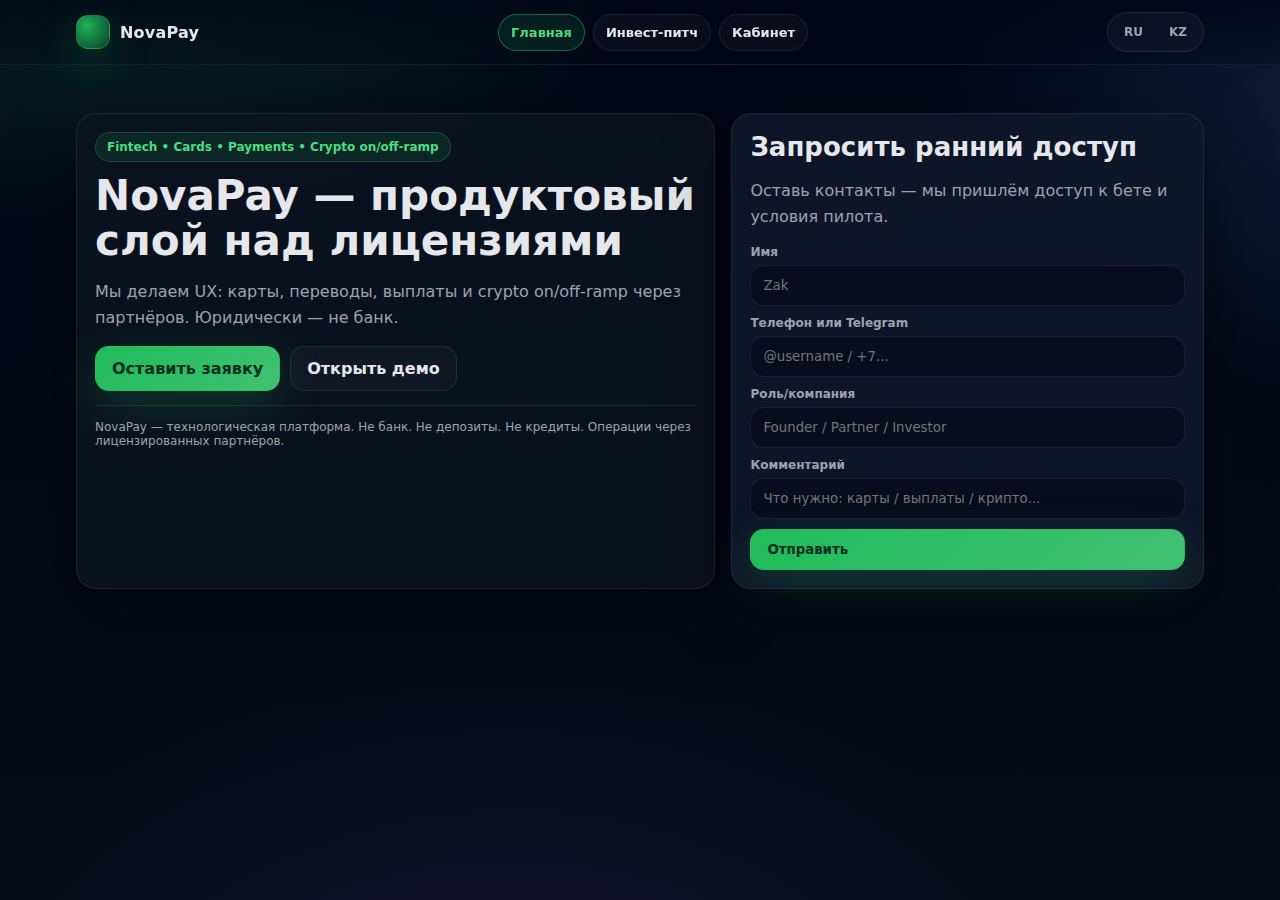
<file: index.html>
<!doctype html>
<html lang="ru">
<head>
  <meta charset="utf-8"/>
  <meta name="viewport" content="width=device-width,initial-scale=1"/>
  <title>NovaPay — Fintech (KZ)</title>
  <link rel="stylesheet" href="./styles.css"/>
</head>
<body>
  <div class="topbar">
    <div class="topbar-inner">
      <div class="brand">
        <div class="logo"></div>
        <div>NovaPay</div>
      </div>
      <div class="nav">
        <a class="pill active" href="./index.html" data-i18n="nav_home">Главная</a>
        <a class="pill" href="./deck.html" data-i18n="nav_deck">Инвест-питч</a>
        <a class="pill" href="./app.html" data-i18n="nav_app">Кабинет</a>
      </div>
      <div style="display:flex;gap:8px;align-items:center">
        <div class="lang" style="display:flex;gap:6px;padding:6px;border-radius:999px;border:1px solid var(--stroke);background:rgba(255,255,255,.03);">
          <button id="lang-ru" onclick="window.__setLang('ru')" style="border:0;background:transparent;color:var(--muted);padding:6px 10px;border-radius:999px;font-weight:800;font-size:12px;cursor:pointer">RU</button>
          <button id="lang-kk" onclick="window.__setLang('kk')" style="border:0;background:transparent;color:var(--muted);padding:6px 10px;border-radius:999px;font-weight:800;font-size:12px;cursor:pointer">KZ</button>
        </div>
      </div>
    </div>
  </div>

  <main class="wrap">
    <section class="hero">
      <div class="card">
        <span class="tag">Fintech • Cards • Payments • Crypto on/off-ramp</span>
        <h1 style="margin-top:12px">NovaPay — продуктовый слой над лицензиями</h1>
        <p class="muted">
          Мы делаем UX: карты, переводы, выплаты и crypto on/off-ramp через партнёров.
          Юридически — не банк.
        </p>
        <div style="display:flex;gap:10px;flex-wrap:wrap;margin-top:10px">
          <a class="btn" href="#lead">Оставить заявку</a>
          <a class="btn ghost" href="./app.html">Открыть демо</a>
        </div>
        <div class="legal" data-i18n="legal"></div>
      </div>

      <div class="card soft" id="lead">
        <h2 data-i18n="lead_title">Запросить ранний доступ</h2>
        <p class="muted" data-i18n="lead_sub"></p>

        <form id="leadForm" class="grid" style="gap:10px;margin-top:10px">
          <div class="field">
            <label data-i18n="name">Имя</label>
            <input name="name" required placeholder="Zak"/>
          </div>
          <div class="field">
            <label data-i18n="contact">Телефон или Telegram</label>
            <input name="contact" required placeholder="@username / +7..."/>
          </div>
          <div class="field">
            <label data-i18n="role">Роль/компания</label>
            <input name="role" placeholder="Founder / Partner / Investor"/>
          </div>
          <div class="field">
            <label data-i18n="note">Комментарий</label>
            <input name="note" placeholder="Что нужно: карты / выплаты / крипто..."/>
          </div>

          <button class="btn" type="submit" data-i18n="send">Отправить</button>
        </form>
      </div>
    </section>
  </main>

  <div class="toast" id="toast"><div class="t" id="toastT"></div><div class="s" id="toastS"></div></div>

  <script type="module">
    import {applyI18n, setLang, t} from "./i18n.js";
    window.__setLang = setLang;

    function toast(title, msg){
      const el = document.getElementById("toast");
      document.getElementById("toastT").textContent = title;
      document.getElementById("toastS").textContent = msg;
      el.classList.add("show");
      clearTimeout(window.__tt);
      window.__tt = setTimeout(()=>el.classList.remove("show"), 2600);
    }

    applyI18n();

    // Demo submit: no Telegram / no backend
    document.getElementById("leadForm").addEventListener("submit", async (e)=>{
      e.preventDefault();
      toast("OK", t("sent_ok"));
      e.target.reset();
    });
  </script>
</body>
</html>
</file>
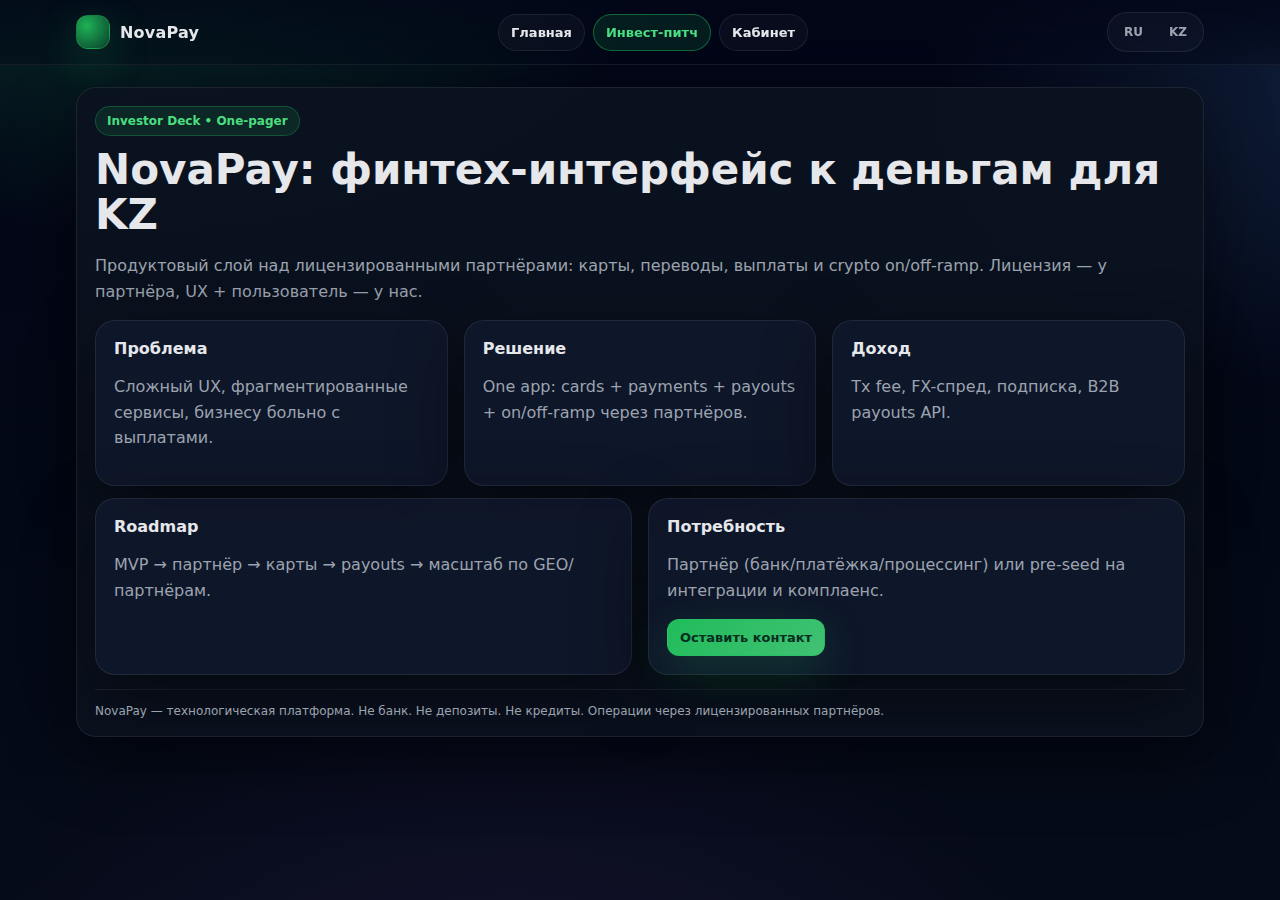
<file: deck.html>
<!doctype html>
<html lang="ru">
<head>
  <meta charset="utf-8"/>
  <meta name="viewport" content="width=device-width,initial-scale=1"/>
  <title>NovaPay — Investor Deck</title>
  <link rel="stylesheet" href="./styles.css"/>
</head>
<body>
  <div class="topbar">
    <div class="topbar-inner">
      <div class="brand"><div class="logo"></div><div>NovaPay</div></div>
      <div class="nav">
        <a class="pill" href="./index.html" data-i18n="nav_home">Главная</a>
        <a class="pill active" href="./deck.html" data-i18n="nav_deck">Инвест-питч</a>
        <a class="pill" href="./app.html" data-i18n="nav_app">Кабинет</a>
      </div>
      <div style="display:flex;gap:8px;align-items:center">
        <div class="lang" style="display:flex;gap:6px;padding:6px;border-radius:999px;border:1px solid var(--stroke);background:rgba(255,255,255,.03);">
          <button id="lang-ru" onclick="window.__setLang('ru')" style="border:0;background:transparent;color:var(--muted);padding:6px 10px;border-radius:999px;font-weight:800;font-size:12px;cursor:pointer">RU</button>
          <button id="lang-kk" onclick="window.__setLang('kk')" style="border:0;background:transparent;color:var(--muted);padding:6px 10px;border-radius:999px;font-weight:800;font-size:12px;cursor:pointer">KZ</button>
        </div>
      </div>
    </div>
  </div>

  <main class="wrap">
    <div class="card">
      <span class="tag">Investor Deck • One-pager</span>
      <h1 style="margin-top:12px">NovaPay: финтех-интерфейс к деньгам для KZ</h1>
      <p class="muted">
        Продуктовый слой над лицензированными партнёрами: карты, переводы, выплаты и crypto on/off-ramp.
        Лицензия — у партнёра, UX + пользователь — у нас.
      </p>

      <div class="grid grid-3" style="margin-top:12px">
        <div class="card soft"><h3>Проблема</h3><p class="muted">Сложный UX, фрагментированные сервисы, бизнесу больно с выплатами.</p></div>
        <div class="card soft"><h3>Решение</h3><p class="muted">One app: cards + payments + payouts + on/off-ramp через партнёров.</p></div>
        <div class="card soft"><h3>Доход</h3><p class="muted">Tx fee, FX-спред, подписка, B2B payouts API.</p></div>
      </div>

      <div class="grid grid-2" style="margin-top:12px">
        <div class="card soft">
          <h3>Roadmap</h3>
          <p class="muted">MVP → партнёр → карты → payouts → масштаб по GEO/партнёрам.</p>
        </div>
        <div class="card soft">
          <h3>Потребность</h3>
          <p class="muted">Партнёр (банк/платёжка/процессинг) или pre-seed на интеграции и комплаенс.</p>
          <a class="btn small" href="./index.html#lead">Оставить контакт</a>
        </div>
      </div>

      <div class="legal" data-i18n="legal"></div>
    </div>
  </main>

  <script type="module">
    import {applyI18n, setLang} from "./i18n.js";
    window.__setLang = setLang;
    applyI18n();
  </script>
</body>
</html>
</file>
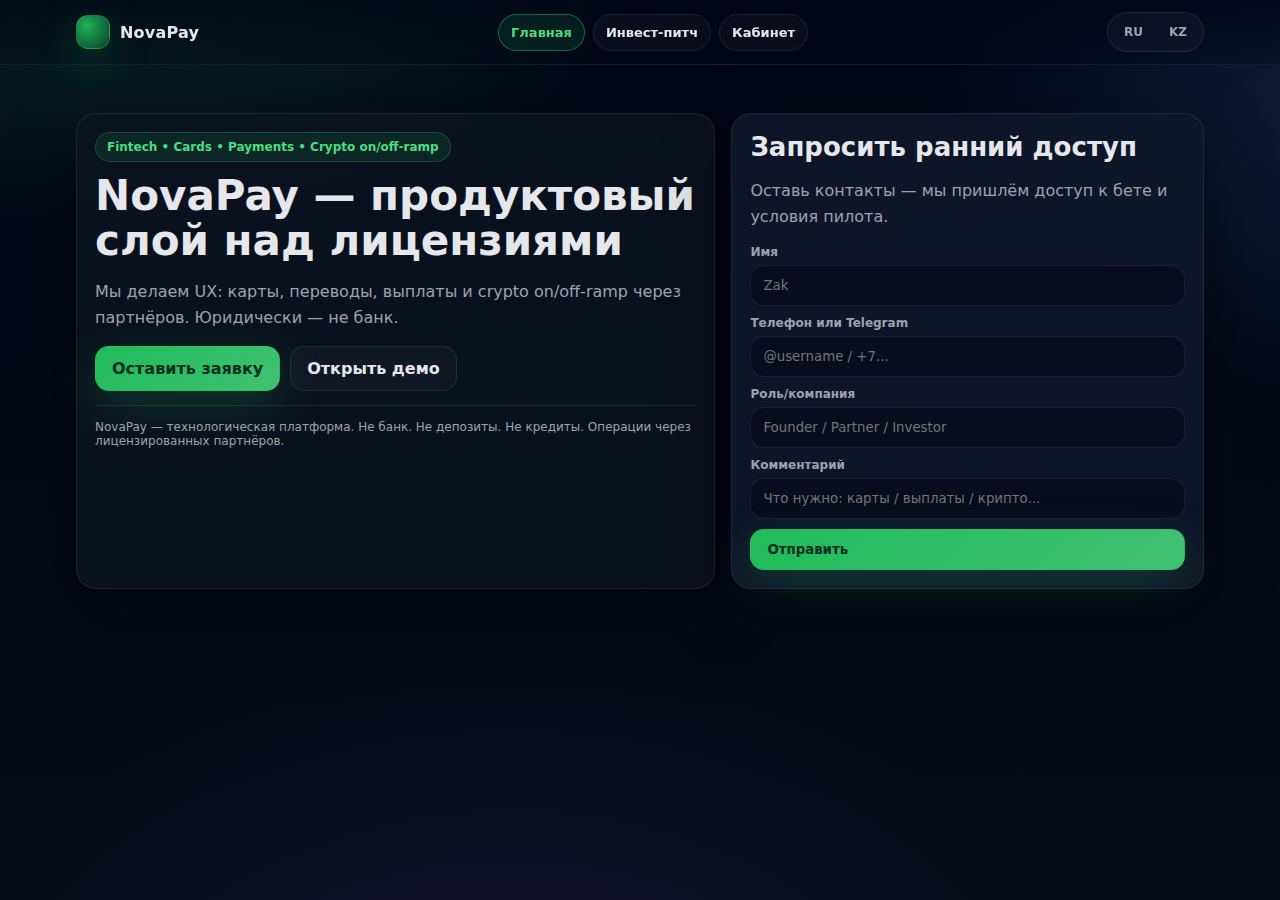
<file: landing.html>
<!doctype html>
<html lang="ru">
<head>
  <meta charset="utf-8"/>
  <meta name="viewport" content="width=device-width,initial-scale=1"/>
  <title>NovaPay — Fintech (KZ)</title>
  <link rel="stylesheet" href="./styles.css"/>
</head>
<body>
  <div class="topbar">
    <div class="topbar-inner">
      <div class="brand">
        <div class="logo"></div>
        <div>NovaPay</div>
      </div>
      <div class="nav">
        <a class="pill active" href="./landing.html" data-i18n="nav_home">Главная</a>
        <a class="pill" href="./deck.html" data-i18n="nav_deck">Инвест-питч</a>
        <a class="pill" href="./app.html" data-i18n="nav_app">Кабинет</a>
      </div>
      <div style="display:flex;gap:8px;align-items:center">
        <div class="lang" style="display:flex;gap:6px;padding:6px;border-radius:999px;border:1px solid var(--stroke);background:rgba(255,255,255,.03);">
          <button id="lang-ru" onclick="window.__setLang('ru')" style="border:0;background:transparent;color:var(--muted);padding:6px 10px;border-radius:999px;font-weight:800;font-size:12px;cursor:pointer">RU</button>
          <button id="lang-kk" onclick="window.__setLang('kk')" style="border:0;background:transparent;color:var(--muted);padding:6px 10px;border-radius:999px;font-weight:800;font-size:12px;cursor:pointer">KZ</button>
        </div>
      </div>
    </div>
  </div>

  <main class="wrap">
    <section class="hero">
      <div class="card">
        <span class="tag">Fintech • Cards • Payments • Crypto on/off-ramp</span>
        <h1 style="margin-top:12px">NovaPay — продуктовый слой над лицензиями</h1>
        <p class="muted">
          Мы делаем UX: карты, переводы, выплаты и crypto on/off-ramp через партнёров.
          Юридически — не банк.
        </p>
        <div style="display:flex;gap:10px;flex-wrap:wrap;margin-top:10px">
          <a class="btn" href="#lead">Оставить заявку</a>
          <a class="btn ghost" href="./app.html">Открыть демо</a>
        </div>
        <div class="legal" data-i18n="legal"></div>
      </div>

      <div class="card soft" id="lead">
        <h2 data-i18n="lead_title">Запросить ранний доступ</h2>
        <p class="muted" data-i18n="lead_sub"></p>

        <form id="leadForm" class="grid" style="gap:10px;margin-top:10px">
          <div class="field">
            <label data-i18n="name">Имя</label>
            <input name="name" required placeholder="Zak"/>
          </div>
          <div class="field">
            <label data-i18n="contact">Телефон или Telegram</label>
            <input name="contact" required placeholder="@username / +7..."/>
          </div>
          <div class="field">
            <label data-i18n="role">Роль/компания</label>
            <input name="role" placeholder="Founder / Partner / Investor"/>
          </div>
          <div class="field">
            <label data-i18n="note">Комментарий</label>
            <input name="note" placeholder="Что нужно: карты / выплаты / крипто..."/>
          </div>

          <button class="btn" type="submit" data-i18n="send">Отправить</button>
        </form>
      </div>
    </section>
  </main>

  <div class="toast" id="toast"><div class="t" id="toastT"></div><div class="s" id="toastS"></div></div>

  <script type="module">
    import {applyI18n, setLang, t} from "./i18n.js";
    window.__setLang = setLang;

    function toast(title, msg){
      const el = document.getElementById("toast");
      document.getElementById("toastT").textContent = title;
      document.getElementById("toastS").textContent = msg;
      el.classList.add("show");
      clearTimeout(window.__tt);
      window.__tt = setTimeout(()=>el.classList.remove("show"), 2600);
    }

    applyI18n();

    // Demo submit: no Telegram / no backend
    document.getElementById("leadForm").addEventListener("submit", async (e)=>{
      e.preventDefault();
      toast("OK", t("sent_ok"));
      e.target.reset();
    });
  </script>
</body>
</html>
</file>
<file: styles.css>
:root{
  --bg:#020617; --bg2:#050b18;
  --panel:rgba(11,18,32,.92); --panel2:rgba(15,23,42,.92);
  --stroke:rgba(255,255,255,.08);
  --text:#e5e7eb; --muted:#9ca3af;
  --accent:#22c55e; --accent2:#4ade80;
  --shadow:0 22px 70px rgba(0,0,0,.48);
  --r:20px;
}
*{box-sizing:border-box}
html,body{height:100%}
body{
  margin:0;
  font-family:system-ui,-apple-system,Segoe UI,Roboto,Arial;
  color:var(--text);
  background:
    radial-gradient(900px 520px at 10% -10%, rgba(34,197,94,.22), transparent 62%),
    radial-gradient(800px 520px at 110% 10%, rgba(96,165,250,.16), transparent 60%),
    radial-gradient(1000px 700px at 40% 120%, rgba(168,85,247,.10), transparent 60%),
    linear-gradient(180deg, var(--bg), var(--bg2));
}
a{color:inherit;text-decoration:none}
button,input,select{font-family:inherit}
.wrap{max-width:1160px;margin:0 auto;padding:22px 16px 72px}
.topbar{
  position:sticky;top:0;z-index:30;
  backdrop-filter: blur(10px);
  background: linear-gradient(180deg, rgba(2,6,23,.78), rgba(2,6,23,.35));
  border-bottom:1px solid var(--stroke);
}
.topbar-inner{
  max-width:1160px;margin:0 auto;padding:12px 16px;
  display:flex;align-items:center;gap:12px;justify-content:space-between;
}
.brand{display:flex;align-items:center;gap:10px;font-weight:800;letter-spacing:.2px}
.logo{
  width:34px;height:34px;border-radius:12px;
  background: radial-gradient(circle at 30% 30%, rgba(34,197,94,.9), rgba(34,197,94,.25));
  border:1px solid rgba(34,197,94,.35);
  box-shadow: 0 12px 40px rgba(34,197,94,.25);
}
.nav{display:flex;gap:8px;flex-wrap:wrap;justify-content:flex-end}
.pill{
  padding:10px 12px;border-radius:999px;
  border:1px solid var(--stroke);
  background:rgba(255,255,255,.03);
  color:var(--text);
  font-weight:600;font-size:13px;
  cursor:pointer; transition:.15s;
}
.pill:hover{transform:translateY(-1px);background:rgba(255,255,255,.05)}
.pill.active{
  border-color: rgba(34,197,94,.45);
  background: rgba(34,197,94,.12);
  color: var(--accent2);
}
.tag{
  display:inline-flex;align-items:center;gap:8px;
  padding:7px 11px;border-radius:999px;
  background:rgba(34,197,94,.12);
  border:1px solid rgba(34,197,94,.28);
  color:var(--accent2);
  font-size:12px;font-weight:700;
}
.btn{
  display:inline-flex;align-items:center;gap:10px;
  border:1px solid rgba(34,197,94,.35);
  background: linear-gradient(135deg, rgba(34,197,94,.95), rgba(74,222,128,.86));
  color:#052e1f;
  padding:12px 16px;border-radius:14px;
  font-weight:800;cursor:pointer;
  box-shadow: 0 14px 45px rgba(34,197,94,.22);
  transition:.15s transform ease;
}
.btn:hover{transform:translateY(-1px)}
.btn.ghost{
  background:rgba(255,255,255,.03);
  border:1px solid var(--stroke);
  color:var(--text);
  box-shadow:none;
  font-weight:700;
}
.btn.small{padding:10px 12px;border-radius:12px;font-size:13px}
.card{
  background:var(--panel);
  border:1px solid var(--stroke);
  border-radius:var(--r);
  padding:18px;
  box-shadow:var(--shadow);
}
.card.soft{background:var(--panel2)}
.grid{display:grid;gap:16px}
.grid-2{grid-template-columns:repeat(auto-fit,minmax(280px,1fr))}
.grid-3{grid-template-columns:repeat(auto-fit,minmax(220px,1fr))}
.hero{
  padding:26px 0 10px;
  display:grid;gap:16px;
  grid-template-columns: 1.15fr .85fr;
  align-items:stretch;
}
@media (max-width:920px){.hero{grid-template-columns:1fr}}
h1{margin:8px 0 10px;font-size:42px;line-height:1.06}
@media (max-width:920px){h1{font-size:36px}}
h2{margin:0 0 10px;font-size:26px}
h3{margin:0 0 8px;font-size:16px}
.muted{color:var(--muted);line-height:1.6}
.field{display:grid;gap:6px}
label{font-size:12px;color:var(--muted);font-weight:700}
input,select{
  padding:12px 12px;border-radius:14px;
  border:1px solid var(--stroke);
  background:rgba(2,6,23,.55);
  color:var(--text);
  outline:none;
}
input:focus,select:focus{border-color:rgba(34,197,94,.45)}
.legal{font-size:12px;color:var(--muted);border-top:1px solid var(--stroke);padding-top:14px;margin-top:14px}
.toast{
  position:fixed;right:16px;bottom:16px;z-index:50;
  max-width:360px;border:1px solid var(--stroke);
  background:rgba(11,18,32,.96);
  border-radius:16px;padding:12px 12px;box-shadow: var(--shadow);
  display:none;
}
.toast.show{display:block}
.toast .t{font-weight:900}
.toast .s{color:var(--muted);font-size:13px;line-height:1.35;margin-top:4px}
</file>
